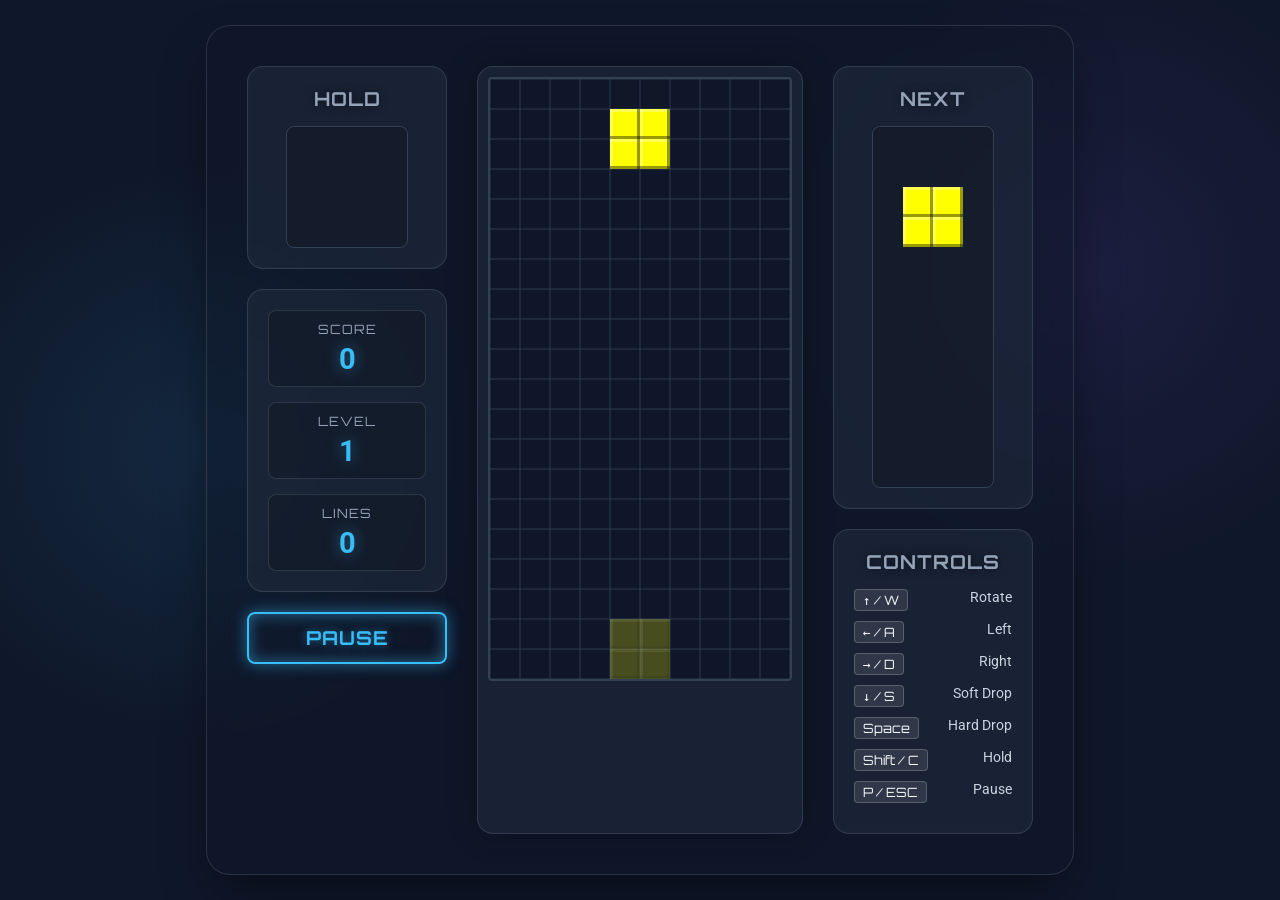
<file: tetris/index.html>
<!DOCTYPE html>
<html lang="ja">
<head>
    <meta charset="UTF-8">
    <meta name="viewport" content="width=device-width, initial-scale=1.0, maximum-scale=1.0, user-scalable=no, viewport-fit=cover">
    <title>モダンテトリス</title>
    <link rel="stylesheet" href="style.css">
    <link href="https://fonts.googleapis.com/css2?family=Orbitron:wght@400;700&family=Roboto:wght@300;400;700&display=swap" rel="stylesheet">
</head>
<body>
    <div class="game-container">
        <div class="game-info left-panel">
            <div class="panel-box hold-box">
                <h2>HOLD</h2>
                <canvas id="hold-canvas" width="120" height="120"></canvas>
            </div>
            <div class="panel-box stats-box">
                <div class="stat">
                    <span>SCORE</span>
                    <span id="score">0</span>
                </div>
                <div class="stat">
                    <span>LEVEL</span>
                    <span id="level">1</span>
                </div>
                <div class="stat">
                    <span>LINES</span>
                    <span id="lines">0</span>
                </div>
            </div>
            <button id="pause-btn" class="neon-button">PAUSE</button>
        </div>
        
        <div class="game-board">
            <canvas id="tetris-canvas" width="300" height="600"></canvas>
            <div id="game-over-screen" class="overlay hidden">
                <h2>GAME OVER</h2>
                <p>Final Score: <span id="final-score">0</span></p>
                <button id="restart-btn" class="neon-button">RETRY</button>
            </div>
            <div id="pause-screen" class="overlay hidden">
                <h2>PAUSE</h2>
                <p>Press P or ESC to Resume</p>
            </div>
        </div>

        <div class="game-info right-panel">
            <div class="panel-box next-box">
                <h2>NEXT</h2>
                <canvas id="next-canvas" width="120" height="360"></canvas>
            </div>
            <div class="controls-hint panel-box">
                <h3>CONTROLS</h3>
                <ul>
                    <li><span>↑ / W</span> Rotate</li>
                    <li><span>← / A</span> Left</li>
                    <li><span>→ / D</span> Right</li>
                    <li><span>↓ / S</span> Soft Drop</li>
                    <li><span>Space</span> Hard Drop</li>
                    <li><span>Shift / C</span> Hold</li>
                    <li><span>P / ESC</span> Pause</li>
                </ul>
            </div>
        </div>
        
        <!-- Mobile Controls -->
        <div class="mobile-controls">
            <div class="left-controls">
                <button id="btn-hold" class="control-btn small-btn">HOLD</button>
                <div class="d-pad">
                    <button id="btn-left" class="control-btn">◀</button>
                    <button id="btn-down" class="control-btn">▼</button>
                    <button id="btn-right" class="control-btn">▶</button>
                </div>
            </div>
            <div class="right-controls">
                <div class="action-pad">
                    <button id="btn-rotate" class="control-btn large-btn">↻</button>
                    <button id="btn-drop" class="control-btn">DROP</button>
                </div>
            </div>
        </div>
    </div>
    <script src="script.js"></script>
</body>
</html>
</file>
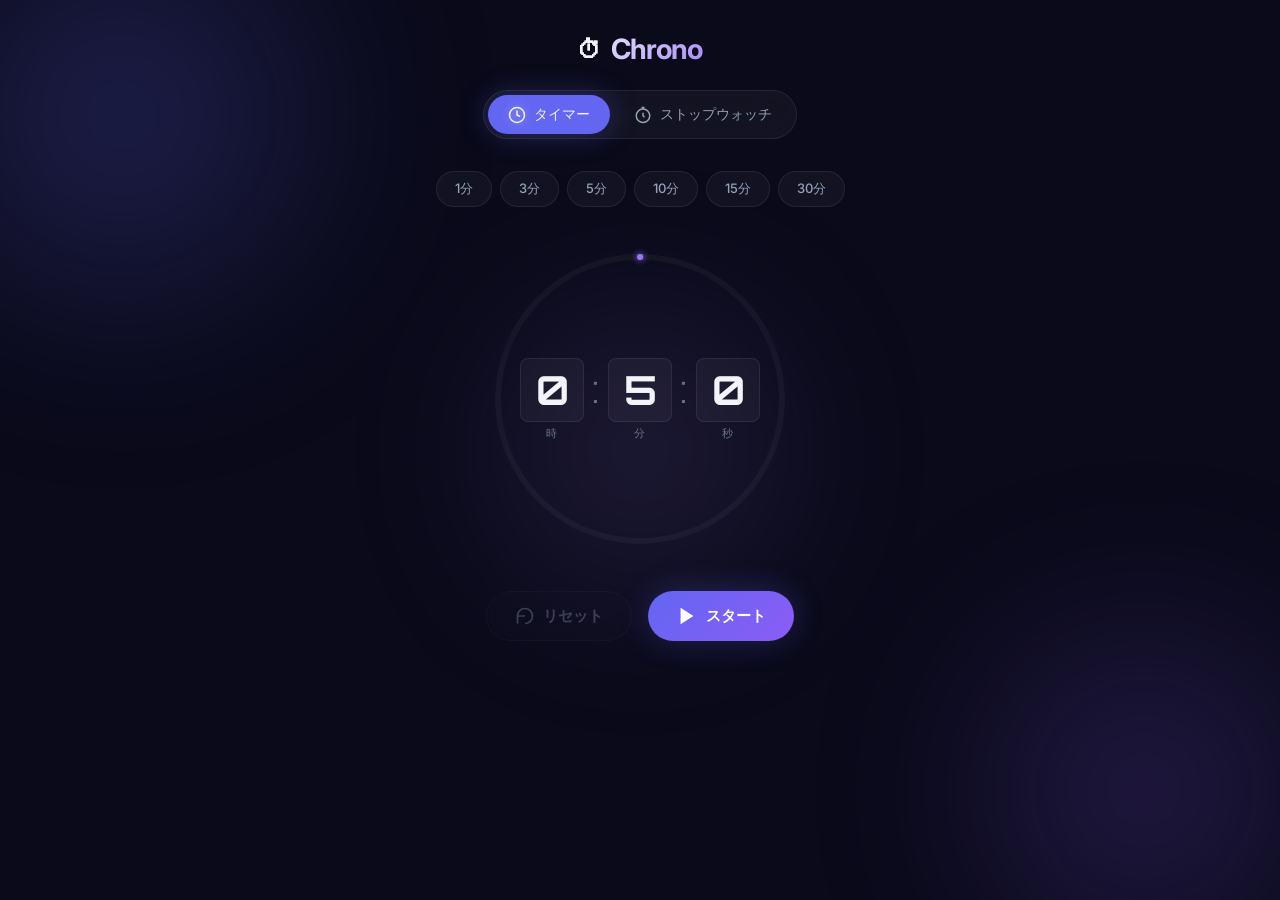
<file: timer/index.html>
<!DOCTYPE html>
<html lang="ja">
<head>
  <meta charset="UTF-8">
  <meta name="viewport" content="width=device-width, initial-scale=1.0">
  <meta name="description" content="モダンで美しいオリジナルタイマーアプリ。カウントダウンタイマーとストップウォッチ機能を搭載。">
  <title>Chrono — オリジナルタイマー</title>
  <link rel="preconnect" href="https://fonts.googleapis.com">
  <link rel="preconnect" href="https://fonts.gstatic.com" crossorigin>
  <link href="https://fonts.googleapis.com/css2?family=Inter:wght@300;400;500;600;700&family=JetBrains+Mono:wght@300;400;500;700&family=Orbitron:wght@400;500;600;700;800;900&display=swap" rel="stylesheet">
  <link rel="stylesheet" href="style.css">
</head>
<body>
  <div class="background-effects">
    <div class="orb orb-1"></div>
    <div class="orb orb-2"></div>
    <div class="orb orb-3"></div>
  </div>

  <div class="app-container">
    <header class="app-header">
      <h1 class="app-title">
        <span class="title-icon">⏱</span>
        Chrono
      </h1>
      <nav class="mode-switcher">
        <button class="mode-btn active" data-mode="timer" id="btn-mode-timer">
          <svg width="18" height="18" viewBox="0 0 24 24" fill="none" stroke="currentColor" stroke-width="2">
            <circle cx="12" cy="12" r="10"/>
            <polyline points="12,6 12,12 16,14"/>
          </svg>
          タイマー
        </button>
        <button class="mode-btn" data-mode="stopwatch" id="btn-mode-stopwatch">
          <svg width="18" height="18" viewBox="0 0 24 24" fill="none" stroke="currentColor" stroke-width="2">
            <circle cx="12" cy="13" r="9"/>
            <path d="M12 9v4l2 2"/>
            <path d="M10 2h4"/>
            <path d="M12 2v2"/>
          </svg>
          ストップウォッチ
        </button>
      </nav>
    </header>

    <main class="main-content">
      <!-- Timer Mode -->
      <section class="timer-section active" id="section-timer">
        <!-- Preset Buttons -->
        <div class="presets">
          <button class="preset-btn" data-seconds="60" id="preset-1m">1分</button>
          <button class="preset-btn" data-seconds="180" id="preset-3m">3分</button>
          <button class="preset-btn" data-seconds="300" id="preset-5m">5分</button>
          <button class="preset-btn" data-seconds="600" id="preset-10m">10分</button>
          <button class="preset-btn" data-seconds="900" id="preset-15m">15分</button>
          <button class="preset-btn" data-seconds="1800" id="preset-30m">30分</button>
        </div>

        <!-- Circular Display -->
        <div class="timer-display">
          <svg class="progress-ring" viewBox="0 0 320 320" id="progress-ring">
            <defs>
              <linearGradient id="gradient-progress" x1="0%" y1="0%" x2="100%" y2="100%">
                <stop offset="0%" style="stop-color:#6366f1"/>
                <stop offset="50%" style="stop-color:#8b5cf6"/>
                <stop offset="100%" style="stop-color:#a78bfa"/>
              </linearGradient>
              <linearGradient id="gradient-complete" x1="0%" y1="0%" x2="100%" y2="100%">
                <stop offset="0%" style="stop-color:#34d399"/>
                <stop offset="100%" style="stop-color:#10b981"/>
              </linearGradient>
              <filter id="glow">
                <feGaussianBlur stdDeviation="3" result="blur"/>
                <feMerge>
                  <feMergeNode in="blur"/>
                  <feMergeNode in="SourceGraphic"/>
                </feMerge>
              </filter>
            </defs>
            <circle class="progress-ring-bg" cx="160" cy="160" r="142" />
            <circle class="progress-ring-fill" cx="160" cy="160" r="142" id="progress-fill" />
          </svg>
          <div class="time-display" id="timer-time-display">
            <div class="time-input-group" id="timer-input-group">
              <div class="time-field">
                <input type="number" id="input-hours" class="time-input" min="0" max="99" value="0" placeholder="00">
                <label class="time-label">時</label>
              </div>
              <span class="time-separator">:</span>
              <div class="time-field">
                <input type="number" id="input-minutes" class="time-input" min="0" max="59" value="5" placeholder="00">
                <label class="time-label">分</label>
              </div>
              <span class="time-separator">:</span>
              <div class="time-field">
                <input type="number" id="input-seconds" class="time-input" min="0" max="59" value="0" placeholder="00">
                <label class="time-label">秒</label>
              </div>
            </div>
            <div class="time-running hidden" id="timer-running-display">
              <span class="digits" id="timer-digits">00:05:00</span>
            </div>
          </div>
        </div>

        <!-- Controls -->
        <div class="controls">
          <button class="control-btn secondary" id="btn-timer-reset" disabled>
            <svg width="20" height="20" viewBox="0 0 24 24" fill="none" stroke="currentColor" stroke-width="2">
              <path d="M3 12a9 9 0 1 1 9 9"/>
              <polyline points="3,21 3,12 12,12"/>
            </svg>
            リセット
          </button>
          <button class="control-btn primary" id="btn-timer-start">
            <svg width="22" height="22" viewBox="0 0 24 24" fill="currentColor" class="icon-play">
              <polygon points="5,3 19,12 5,21"/>
            </svg>
            <svg width="22" height="22" viewBox="0 0 24 24" fill="currentColor" class="icon-pause hidden">
              <rect x="6" y="4" width="4" height="16"/>
              <rect x="14" y="4" width="4" height="16"/>
            </svg>
            <span id="btn-timer-start-text">スタート</span>
          </button>
        </div>
      </section>

      <!-- Stopwatch Mode -->
      <section class="timer-section" id="section-stopwatch">
        <div class="timer-display stopwatch-display">
          <svg class="progress-ring" viewBox="0 0 320 320" id="sw-progress-ring">
            <defs>
              <linearGradient id="gradient-sw" x1="0%" y1="0%" x2="100%" y2="100%">
                <stop offset="0%" style="stop-color:#f59e0b"/>
                <stop offset="50%" style="stop-color:#f97316"/>
                <stop offset="100%" style="stop-color:#ef4444"/>
              </linearGradient>
            </defs>
            <circle class="progress-ring-bg" cx="160" cy="160" r="142" />
            <circle class="progress-ring-fill sw-fill" cx="160" cy="160" r="142" id="sw-progress-fill" />
          </svg>
          <div class="time-display">
            <div class="time-running">
              <span class="digits" id="sw-digits">00:00:00</span>
              <span class="milliseconds" id="sw-ms">.00</span>
            </div>
          </div>
        </div>

        <!-- Lap times -->
        <div class="laps-container" id="laps-container">
          <div class="laps-header hidden" id="laps-header">
            <span>ラップ</span>
            <span>タイム</span>
            <span>合計</span>
          </div>
          <div class="laps-list" id="laps-list"></div>
        </div>

        <div class="controls">
          <button class="control-btn secondary" id="btn-sw-lap" disabled>
            <svg width="20" height="20" viewBox="0 0 24 24" fill="none" stroke="currentColor" stroke-width="2">
              <path d="M4 15s1-1 4-1 5 2 8 2 4-1 4-1V3s-1 1-4 1-5-2-8-2-4 1-4 1z"/>
              <line x1="4" y1="22" x2="4" y2="15"/>
            </svg>
            <span id="btn-sw-lap-text">ラップ</span>
          </button>
          <button class="control-btn primary sw-primary" id="btn-sw-start">
            <svg width="22" height="22" viewBox="0 0 24 24" fill="currentColor" class="icon-play">
              <polygon points="5,3 19,12 5,21"/>
            </svg>
            <svg width="22" height="22" viewBox="0 0 24 24" fill="currentColor" class="icon-pause hidden">
              <rect x="6" y="4" width="4" height="16"/>
              <rect x="14" y="4" width="4" height="16"/>
            </svg>
            <span id="btn-sw-start-text">スタート</span>
          </button>
        </div>
      </section>
    </main>
  </div>

  <!-- Audio for alarm -->
  <audio id="alarm-sound" preload="auto">
    <source src="[data-uri]" type="audio/wav">
  </audio>

  <script src="app.js"></script>
</body>
</html>
</file>
<file: tetris/style.css>
:root {
    --bg-color: #0f172a;
    --panel-bg: rgba(30, 41, 59, 0.7);
    --border-color: rgba(148, 163, 184, 0.2);
    --text-primary: #f8fafc;
    --text-secondary: #94a3b8;
    --accent-color: #38bdf8;
    --accent-glow: rgba(56, 189, 248, 0.5);
    --canva-bg: rgba(15, 23, 42, 0.8);
    --canva-border: #334155;
}

* {
    box-sizing: border-box;
    margin: 0;
    padding: 0;
}

body {
    background-color: var(--bg-color);
    background-image: 
        radial-gradient(circle at 15% 50%, rgba(56, 189, 248, 0.1), transparent 25%),
        radial-gradient(circle at 85% 30%, rgba(139, 92, 246, 0.1), transparent 25%);
    color: var(--text-primary);
    font-family: 'Roboto', sans-serif;
    display: flex;
    justify-content: center;
    align-items: center;
    height: 100vh;
    overflow: hidden;
}

h1, h2, h3, .stat span:first-child, .neon-button {
    font-family: 'Orbitron', sans-serif;
    letter-spacing: 1px;
}

.game-container {
    display: flex;
    gap: 30px;
    align-items: stretch;
    padding: 2.5rem;
    background: rgba(15, 23, 42, 0.4);
    backdrop-filter: blur(12px);
    border: 1px solid var(--border-color);
    border-radius: 24px;
    box-shadow: 0 25px 50px -12px rgba(0, 0, 0, 0.5);
}

.game-info {
    display: flex;
    flex-direction: column;
    gap: 20px;
    width: 200px;
}

.panel-box {
    background: var(--panel-bg);
    border: 1px solid var(--border-color);
    border-radius: 16px;
    padding: 20px;
    box-shadow: inset 0 0 15px rgba(255, 255, 255, 0.02);
}

.panel-box h2, .panel-box h3 {
    text-align: center;
    color: var(--text-secondary);
    font-size: 1.2rem;
    margin-bottom: 15px;
    text-shadow: 0 0 10px rgba(0, 0, 0, 0.5);
}

.hold-box canvas, .next-box canvas {
    display: block;
    margin: 0 auto;
    background: rgba(0, 0, 0, 0.2);
    border-radius: 8px;
    border: 1px solid var(--canva-border);
}

.stats-box {
    display: flex;
    flex-direction: column;
    gap: 15px;
}

.stat {
    display: flex;
    flex-direction: column;
    align-items: center;
    background: rgba(0, 0, 0, 0.2);
    padding: 10px;
    border-radius: 8px;
    border: 1px solid var(--border-color);
}

.stat span:first-child {
    font-size: 0.8rem;
    color: var(--text-secondary);
    margin-bottom: 5px;
}

.stat span:last-child {
    font-size: 1.8rem;
    font-weight: 700;
    color: var(--accent-color);
    text-shadow: 0 0 15px var(--accent-glow);
}

.game-board {
    position: relative;
    padding: 10px;
    background: var(--panel-bg);
    border-radius: 16px;
    border: 1px solid var(--border-color);
    box-shadow: 0 0 30px rgba(0, 0, 0, 0.3);
}

#tetris-canvas {
    display: block;
    background-color: var(--canva-bg);
    border: 2px solid var(--canva-border);
    border-radius: 4px;
    box-shadow: inset 0 0 20px rgba(0,0,0,0.8);
}

.overlay {
    position: absolute;
    top: 0;
    left: 0;
    width: 100%;
    height: 100%;
    background: rgba(15, 23, 42, 0.85);
    backdrop-filter: blur(4px);
    display: flex;
    flex-direction: column;
    justify-content: center;
    align-items: center;
    border-radius: 16px;
    z-index: 10;
    transition: opacity 0.3s ease;
}

.overlay.hidden {
    opacity: 0;
    pointer-events: none;
}

.overlay h2 {
    font-size: 2.5rem;
    color: #ef4444;
    text-shadow: 0 0 20px rgba(239, 68, 68, 0.6);
    margin-bottom: 10px;
}

#pause-screen h2 {
    color: var(--accent-color);
    text-shadow: 0 0 20px var(--accent-glow);
}

.overlay p {
    font-size: 1.2rem;
    margin-bottom: 25px;
    color: var(--text-primary);
}

#final-score {
    font-weight: bold;
    color: var(--accent-color);
    font-size: 1.5rem;
}

.neon-button {
    background: transparent;
    color: var(--accent-color);
    border: 2px solid var(--accent-color);
    padding: 12px 30px;
    font-size: 1.2rem;
    font-weight: bold;
    border-radius: 8px;
    cursor: pointer;
    transition: all 0.3s ease;
    text-shadow: 0 0 10px var(--accent-glow);
    box-shadow: 0 0 15px inset var(--accent-glow), 0 0 15px var(--accent-glow);
}

.neon-button:hover {
    background: var(--accent-color);
    color: #fff;
    box-shadow: 0 0 30px inset var(--accent-glow), 0 0 30px var(--accent-glow);
}

.controls-hint ul {
    list-style: none;
}

.controls-hint li {
    display: flex;
    justify-content: space-between;
    margin-bottom: 10px;
    font-size: 0.9rem;
    color: #cbd5e1;
}

.controls-hint li span {
    background: rgba(255,255,255,0.1);
    padding: 2px 8px;
    border-radius: 4px;
    font-family: 'Orbitron', monospace;
    font-size: 0.8rem;
    color: var(--text-primary);
    border: 1px solid rgba(255,255,255,0.2);
}

/* --- Mobile Controls & Responsive Design --- */
.mobile-controls {
    display: none;
}

.control-btn {
    background: rgba(30, 41, 59, 1);
    border: 2px solid var(--accent-color);
    color: var(--text-primary);
    border-radius: 50%;
    width: 60px;
    height: 60px;
    font-size: 1.5rem;
    font-weight: bold;
    display: flex;
    justify-content: center;
    align-items: center;
    user-select: none;
    -webkit-user-select: none;
    touch-action: manipulation;
    box-shadow: 0 0 10px rgba(0, 0, 0, 0.5);
    transition: transform 0.1s;
    cursor: pointer;
}

.control-btn:active, .control-btn.active {
    background: var(--accent-color);
    color: #fff;
    transform: scale(0.9);
}

.small-btn {
    border-radius: 12px;
    width: auto;
    height: 40px;
    padding: 0 15px;
    font-size: 0.9rem;
    margin-bottom: 15px;
}

.large-btn {
    width: 70px;
    height: 70px;
    font-size: 2rem;
}

@media (max-width: 768px) {
    body {
        height: 100vh;
        width: 100vw;
        overflow: hidden;
        margin: 0;
        padding: 0;
    }

    .game-container {
        flex-direction: column;
        padding: 5px;
        gap: 5px;
        width: 100%;
        height: 100%;
        max-height: 100vh;
        box-shadow: none;
        border: none;
        border-radius: 0;
        background: transparent;
        justify-content: flex-start;
        align-items: center;
    }

    .game-info {
        width: 100%;
        flex-direction: row;
        justify-content: space-between;
        align-items: flex-start;
        gap: 5px;
        margin: 0;
    }

    .game-info.left-panel { order: 1; }
    .game-info.right-panel { order: 2; margin-top: -10px; }

    .game-board {
        order: 3;
        flex: 1 1 auto;
        min-height: 0;
        display: flex;
        justify-content: center;
        align-items: center;
        width: 100%;
        padding: 0;
        box-shadow: none;
    }

    #tetris-canvas {
        height: 100%;
        max-height: 55vh;
        width: auto;
        aspect-ratio: 1 / 2;
        object-fit: contain;
    }

    .mobile-controls {
        order: 4;
        display: flex;
        justify-content: space-between;
        align-items: flex-end;
        width: 100%;
        padding: 5px 15px 15px 15px;
        flex: 0 0 auto;
    }

    .controls-hint { display: none; }

    .stats-box {
        flex-direction: row;
        gap: 5px;
        padding: 5px;
        flex: 1;
        justify-content: space-around;
        background: transparent;
        border: none;
        box-shadow: none;
    }
    
    .stat {
        background: transparent;
        border: none;
        padding: 0;
    }

    .stat span:first-child { font-size: 0.6rem; margin-bottom: 2px;}
    .stat span:last-child { font-size: 1rem; }

    .hold-box canvas, .next-box canvas { width: 40px; height: auto; }
    .next-box canvas { width: 30px; }
    
    .panel-box { padding: 5px; margin: 0; }
    .panel-box h2 { font-size: 0.7rem; margin-bottom: 2px; }

    #pause-btn {
        padding: 5px 10px;
        font-size: 0.7rem;
        height: 30px;
        align-self: center;
    }

    /* D-pad and Action Controls layout */
    .left-controls {
        display: flex;
        flex-direction: column;
        align-items: flex-start;
    }
    .right-controls {
        display: flex;
        flex-direction: column;
        align-items: flex-end;
        gap: 15px;
    }

    .d-pad {
        position: relative;
        width: 140px;
        height: 105px;
        margin-top: 10px;
    }
    #btn-left { position: absolute; left: 0; top: 0; }
    #btn-right { position: absolute; right: 0; top: 0; }
    #btn-down { position: absolute; left: 40px; bottom: 0; }

    .action-pad {
        display: flex;
        flex-direction: column;
        align-items: flex-end;
        gap: 15px;
        margin-bottom: 5px;
    }
}
 
 
</file>
<file: timer/style.css>
/* ============================================
   Chrono Timer — Design System & Styles
   ============================================ */

:root {
  /* Colors */
  --bg-primary: #0a0a1a;
  --bg-secondary: #12122a;
  --bg-card: rgba(20, 20, 50, 0.6);
  --bg-glass: rgba(255, 255, 255, 0.04);
  --bg-glass-hover: rgba(255, 255, 255, 0.08);
  --border-glass: rgba(255, 255, 255, 0.08);
  --border-glass-hover: rgba(255, 255, 255, 0.15);

  --text-primary: #f1f5f9;
  --text-secondary: #94a3b8;
  --text-muted: #64748b;

  --accent-indigo: #6366f1;
  --accent-violet: #8b5cf6;
  --accent-purple: #a78bfa;
  --accent-amber: #f59e0b;
  --accent-orange: #f97316;
  --accent-red: #ef4444;
  --accent-green: #34d399;
  --accent-emerald: #10b981;

  /* Shadows */
  --shadow-sm: 0 2px 8px rgba(0, 0, 0, 0.3);
  --shadow-md: 0 4px 16px rgba(0, 0, 0, 0.4);
  --shadow-lg: 0 8px 32px rgba(0, 0, 0, 0.5);
  --shadow-glow-indigo: 0 0 30px rgba(99, 102, 241, 0.3);
  --shadow-glow-amber: 0 0 30px rgba(245, 158, 11, 0.3);

  /* Typography */
  --font-sans: 'Inter', system-ui, -apple-system, sans-serif;
  --font-mono: 'JetBrains Mono', 'Cascadia Code', 'Fira Code', monospace;
  --font-display: 'Orbitron', 'JetBrains Mono', monospace;

  /* Transitions */
  --transition-fast: 150ms cubic-bezier(0.4, 0, 0.2, 1);
  --transition-base: 250ms cubic-bezier(0.4, 0, 0.2, 1);
  --transition-slow: 400ms cubic-bezier(0.4, 0, 0.2, 1);

  /* Radii */
  --radius-sm: 8px;
  --radius-md: 12px;
  --radius-lg: 16px;
  --radius-xl: 24px;
  --radius-full: 9999px;
}

/* ============================================
   Reset & Base
   ============================================ */

*, *::before, *::after {
  margin: 0;
  padding: 0;
  box-sizing: border-box;
}

html {
  font-size: 16px;
  -webkit-font-smoothing: antialiased;
  -moz-osx-font-smoothing: grayscale;
}

body {
  font-family: var(--font-sans);
  background: var(--bg-primary);
  color: var(--text-primary);
  min-height: 100vh;
  overflow-x: hidden;
  position: relative;
}

button {
  font-family: inherit;
  cursor: pointer;
  border: none;
  outline: none;
  background: none;
  color: inherit;
}

input {
  font-family: var(--font-mono);
  border: none;
  outline: none;
  background: none;
  color: inherit;
}

/* ============================================
   Background Effects
   ============================================ */

.background-effects {
  position: fixed;
  inset: 0;
  pointer-events: none;
  z-index: 0;
  overflow: hidden;
}

.orb {
  position: absolute;
  border-radius: 50%;
  filter: blur(100px);
  opacity: 0.35;
  animation: float 20s ease-in-out infinite;
}

.orb-1 {
  width: 500px;
  height: 500px;
  background: radial-gradient(circle, var(--accent-indigo), transparent 70%);
  top: -15%;
  left: -10%;
  animation-delay: 0s;
}

.orb-2 {
  width: 400px;
  height: 400px;
  background: radial-gradient(circle, var(--accent-violet), transparent 70%);
  bottom: -10%;
  right: -5%;
  animation-delay: -7s;
}

.orb-3 {
  width: 300px;
  height: 300px;
  background: radial-gradient(circle, var(--accent-purple), transparent 70%);
  top: 50%;
  left: 50%;
  transform: translate(-50%, -50%);
  animation-delay: -14s;
}

@keyframes float {
  0%, 100% { transform: translate(0, 0) scale(1); }
  25% { transform: translate(30px, -40px) scale(1.05); }
  50% { transform: translate(-20px, 20px) scale(0.95); }
  75% { transform: translate(40px, 30px) scale(1.02); }
}

/* ============================================
   App Container
   ============================================ */

.app-container {
  position: relative;
  z-index: 1;
  max-width: 520px;
  margin: 0 auto;
  padding: 32px 20px 48px;
  min-height: 100vh;
  display: flex;
  flex-direction: column;
  align-items: center;
}

/* ============================================
   Header
   ============================================ */

.app-header {
  width: 100%;
  display: flex;
  flex-direction: column;
  align-items: center;
  gap: 24px;
  margin-bottom: 32px;
}

.app-title {
  font-size: 1.75rem;
  font-weight: 700;
  letter-spacing: -0.03em;
  display: flex;
  align-items: center;
  gap: 10px;
  background: linear-gradient(135deg, var(--text-primary), var(--accent-purple));
  -webkit-background-clip: text;
  -webkit-text-fill-color: transparent;
  background-clip: text;
}

.title-icon {
  font-size: 1.5rem;
  -webkit-text-fill-color: initial;
}

/* Mode Switcher */
.mode-switcher {
  display: flex;
  gap: 4px;
  padding: 4px;
  background: var(--bg-glass);
  border: 1px solid var(--border-glass);
  border-radius: var(--radius-full);
  backdrop-filter: blur(20px);
}

.mode-btn {
  display: flex;
  align-items: center;
  gap: 8px;
  padding: 10px 20px;
  border-radius: var(--radius-full);
  font-size: 0.875rem;
  font-weight: 500;
  color: var(--text-secondary);
  transition: all var(--transition-base);
}

.mode-btn:hover {
  color: var(--text-primary);
  background: var(--bg-glass-hover);
}

.mode-btn.active {
  color: var(--text-primary);
  background: var(--accent-indigo);
  box-shadow: var(--shadow-glow-indigo);
}

.mode-btn.active svg {
  filter: drop-shadow(0 0 4px rgba(255, 255, 255, 0.4));
}

/* ============================================
   Main Content
   ============================================ */

.main-content {
  width: 100%;
  flex: 1;
}

.timer-section {
  display: none;
  flex-direction: column;
  align-items: center;
  gap: 32px;
  animation: fadeIn 0.4s ease;
}

.timer-section.active {
  display: flex;
}

@keyframes fadeIn {
  from { opacity: 0; transform: translateY(10px); }
  to { opacity: 1; transform: translateY(0); }
}

/* ============================================
   Presets
   ============================================ */

.presets {
  display: flex;
  flex-wrap: wrap;
  justify-content: center;
  gap: 8px;
}

.preset-btn {
  padding: 8px 18px;
  border-radius: var(--radius-full);
  font-size: 0.8125rem;
  font-weight: 500;
  color: var(--text-secondary);
  background: var(--bg-glass);
  border: 1px solid var(--border-glass);
  backdrop-filter: blur(10px);
  transition: all var(--transition-base);
}

.preset-btn:hover {
  color: var(--text-primary);
  background: var(--bg-glass-hover);
  border-color: var(--border-glass-hover);
  transform: translateY(-1px);
}

.preset-btn:active {
  transform: translateY(0);
}

.preset-btn.active {
  color: var(--text-primary);
  background: rgba(99, 102, 241, 0.2);
  border-color: var(--accent-indigo);
}

/* ============================================
   Timer Display
   ============================================ */

.timer-display {
  position: relative;
  width: 320px;
  height: 320px;
  display: flex;
  align-items: center;
  justify-content: center;
}

.progress-ring {
  position: absolute;
  inset: 0;
  width: 100%;
  height: 100%;
  transform: rotate(-90deg);
}

.progress-ring-bg {
  fill: none;
  stroke: var(--bg-glass);
  stroke-width: 6;
}

.progress-ring-fill {
  fill: none;
  stroke: url(#gradient-progress);
  stroke-width: 6;
  stroke-linecap: round;
  stroke-dasharray: 892.5;
  stroke-dashoffset: 0;
  transition: stroke-dashoffset 0.5s ease;
  filter: url(#glow);
}

.sw-fill {
  stroke: url(#gradient-sw);
}

.time-display {
  position: relative;
  z-index: 2;
  display: flex;
  flex-direction: column;
  align-items: center;
}

/* Time Input (editable) */
.time-input-group {
  display: flex;
  align-items: center;
  gap: 4px;
}

.time-field {
  display: flex;
  flex-direction: column;
  align-items: center;
  gap: 4px;
}

.time-input {
  width: 64px;
  text-align: center;
  font-size: 2.5rem;
  font-weight: 700;
  font-family: var(--font-display);
  color: var(--text-primary);
  background: var(--bg-glass);
  border: 1px solid var(--border-glass);
  border-radius: var(--radius-sm);
  padding: 6px 2px;
  transition: all var(--transition-fast);
  -moz-appearance: textfield;
}

.time-input::-webkit-outer-spin-button,
.time-input::-webkit-inner-spin-button {
  -webkit-appearance: none;
  margin: 0;
}

.time-input:focus {
  border-color: var(--accent-indigo);
  background: rgba(99, 102, 241, 0.1);
  box-shadow: 0 0 0 3px rgba(99, 102, 241, 0.15);
}

.time-label {
  font-size: 0.6875rem;
  color: var(--text-muted);
  text-transform: uppercase;
  letter-spacing: 0.05em;
}

.time-separator {
  font-size: 2.25rem;
  font-weight: 400;
  font-family: var(--font-display);
  color: var(--text-muted);
  margin: 0 4px;
  padding-bottom: 20px;
}

/* Running display */
.time-running {
  display: flex;
  align-items: baseline;
  gap: 2px;
}

.digits {
  font-family: var(--font-display);
  font-size: 3.25rem;
  font-weight: 700;
  letter-spacing: 0.04em;
  color: var(--text-primary);
  text-shadow: 0 0 24px rgba(99, 102, 241, 0.5), 0 0 60px rgba(139, 92, 246, 0.2);
}

.milliseconds {
  font-family: var(--font-display);
  font-size: 1.75rem;
  font-weight: 500;
  color: var(--text-secondary);
}

.hidden {
  display: none !important;
}

/* ============================================
   Controls
   ============================================ */

.controls {
  display: flex;
  gap: 16px;
  align-items: center;
}

.control-btn {
  display: flex;
  align-items: center;
  gap: 8px;
  padding: 14px 28px;
  border-radius: var(--radius-full);
  font-size: 0.9375rem;
  font-weight: 600;
  transition: all var(--transition-base);
}

.control-btn:disabled {
  opacity: 0.35;
  cursor: not-allowed;
  transform: none !important;
}

.control-btn.secondary {
  background: var(--bg-glass);
  border: 1px solid var(--border-glass);
  color: var(--text-secondary);
  backdrop-filter: blur(10px);
}

.control-btn.secondary:hover:not(:disabled) {
  background: var(--bg-glass-hover);
  border-color: var(--border-glass-hover);
  color: var(--text-primary);
  transform: translateY(-1px);
}

.control-btn.primary {
  background: linear-gradient(135deg, var(--accent-indigo), var(--accent-violet));
  color: white;
  box-shadow: var(--shadow-glow-indigo), var(--shadow-md);
}

.control-btn.primary:hover:not(:disabled) {
  transform: translateY(-2px);
  box-shadow: 0 0 40px rgba(99, 102, 241, 0.5), var(--shadow-lg);
}

.control-btn.primary:active:not(:disabled) {
  transform: translateY(0);
}

.control-btn.sw-primary {
  background: linear-gradient(135deg, var(--accent-amber), var(--accent-orange));
  box-shadow: var(--shadow-glow-amber), var(--shadow-md);
}

.control-btn.sw-primary:hover:not(:disabled) {
  box-shadow: 0 0 40px rgba(245, 158, 11, 0.5), var(--shadow-lg);
}

.control-btn.running {
  background: linear-gradient(135deg, #ef4444, #dc2626);
  box-shadow: 0 0 30px rgba(239, 68, 68, 0.3), var(--shadow-md);
}

/* ============================================
   Laps
   ============================================ */

.laps-container {
  width: 100%;
  max-width: 420px;
}

.laps-header {
  display: grid;
  grid-template-columns: 60px 1fr 1fr;
  gap: 8px;
  padding: 8px 16px;
  font-size: 0.75rem;
  font-weight: 600;
  color: var(--text-muted);
  text-transform: uppercase;
  letter-spacing: 0.05em;
}

.laps-list {
  max-height: 200px;
  overflow-y: auto;
  display: flex;
  flex-direction: column;
  gap: 2px;
}

.laps-list::-webkit-scrollbar {
  width: 4px;
}

.laps-list::-webkit-scrollbar-thumb {
  background: var(--border-glass-hover);
  border-radius: var(--radius-full);
}

.lap-item {
  display: grid;
  grid-template-columns: 60px 1fr 1fr;
  gap: 8px;
  padding: 10px 16px;
  background: var(--bg-glass);
  border: 1px solid var(--border-glass);
  border-radius: var(--radius-sm);
  font-size: 0.875rem;
  animation: slideIn 0.3s ease;
}

.lap-item.best {
  border-color: var(--accent-green);
  background: rgba(52, 211, 153, 0.08);
}

.lap-item.worst {
  border-color: var(--accent-red);
  background: rgba(239, 68, 68, 0.08);
}

.lap-number {
  font-weight: 600;
  color: var(--text-muted);
}

.lap-time {
  font-family: var(--font-mono);
  font-weight: 500;
  color: var(--text-primary);
}

.lap-total {
  font-family: var(--font-mono);
  font-weight: 400;
  color: var(--text-secondary);
  text-align: right;
}

@keyframes slideIn {
  from { opacity: 0; transform: translateY(-8px); }
  to { opacity: 1; transform: translateY(0); }
}

/* ============================================
   Timer Complete Animation
   ============================================ */

.timer-complete .digits {
  animation: pulse 1s ease-in-out infinite;
  color: var(--accent-green);
  text-shadow: 0 0 20px rgba(52, 211, 153, 0.6);
}

.timer-complete .progress-ring-fill {
  stroke: url(#gradient-complete);
}

@keyframes pulse {
  0%, 100% { opacity: 1; }
  50% { opacity: 0.5; }
}

/* ============================================
   Responsive
   ============================================ */

@media (max-width: 480px) {
  .app-container {
    padding: 20px 16px 32px;
  }

  .app-title {
    font-size: 1.5rem;
  }

  .mode-btn {
    padding: 8px 16px;
    font-size: 0.8125rem;
  }

  .timer-display {
    width: 280px;
    height: 280px;
  }

  .digits {
    font-size: 2.5rem;
  }

  .time-input {
    width: 52px;
    font-size: 2rem;
  }

  .control-btn {
    padding: 12px 22px;
    font-size: 0.875rem;
  }

  .preset-btn {
    padding: 6px 14px;
    font-size: 0.75rem;
  }
}
</file>
